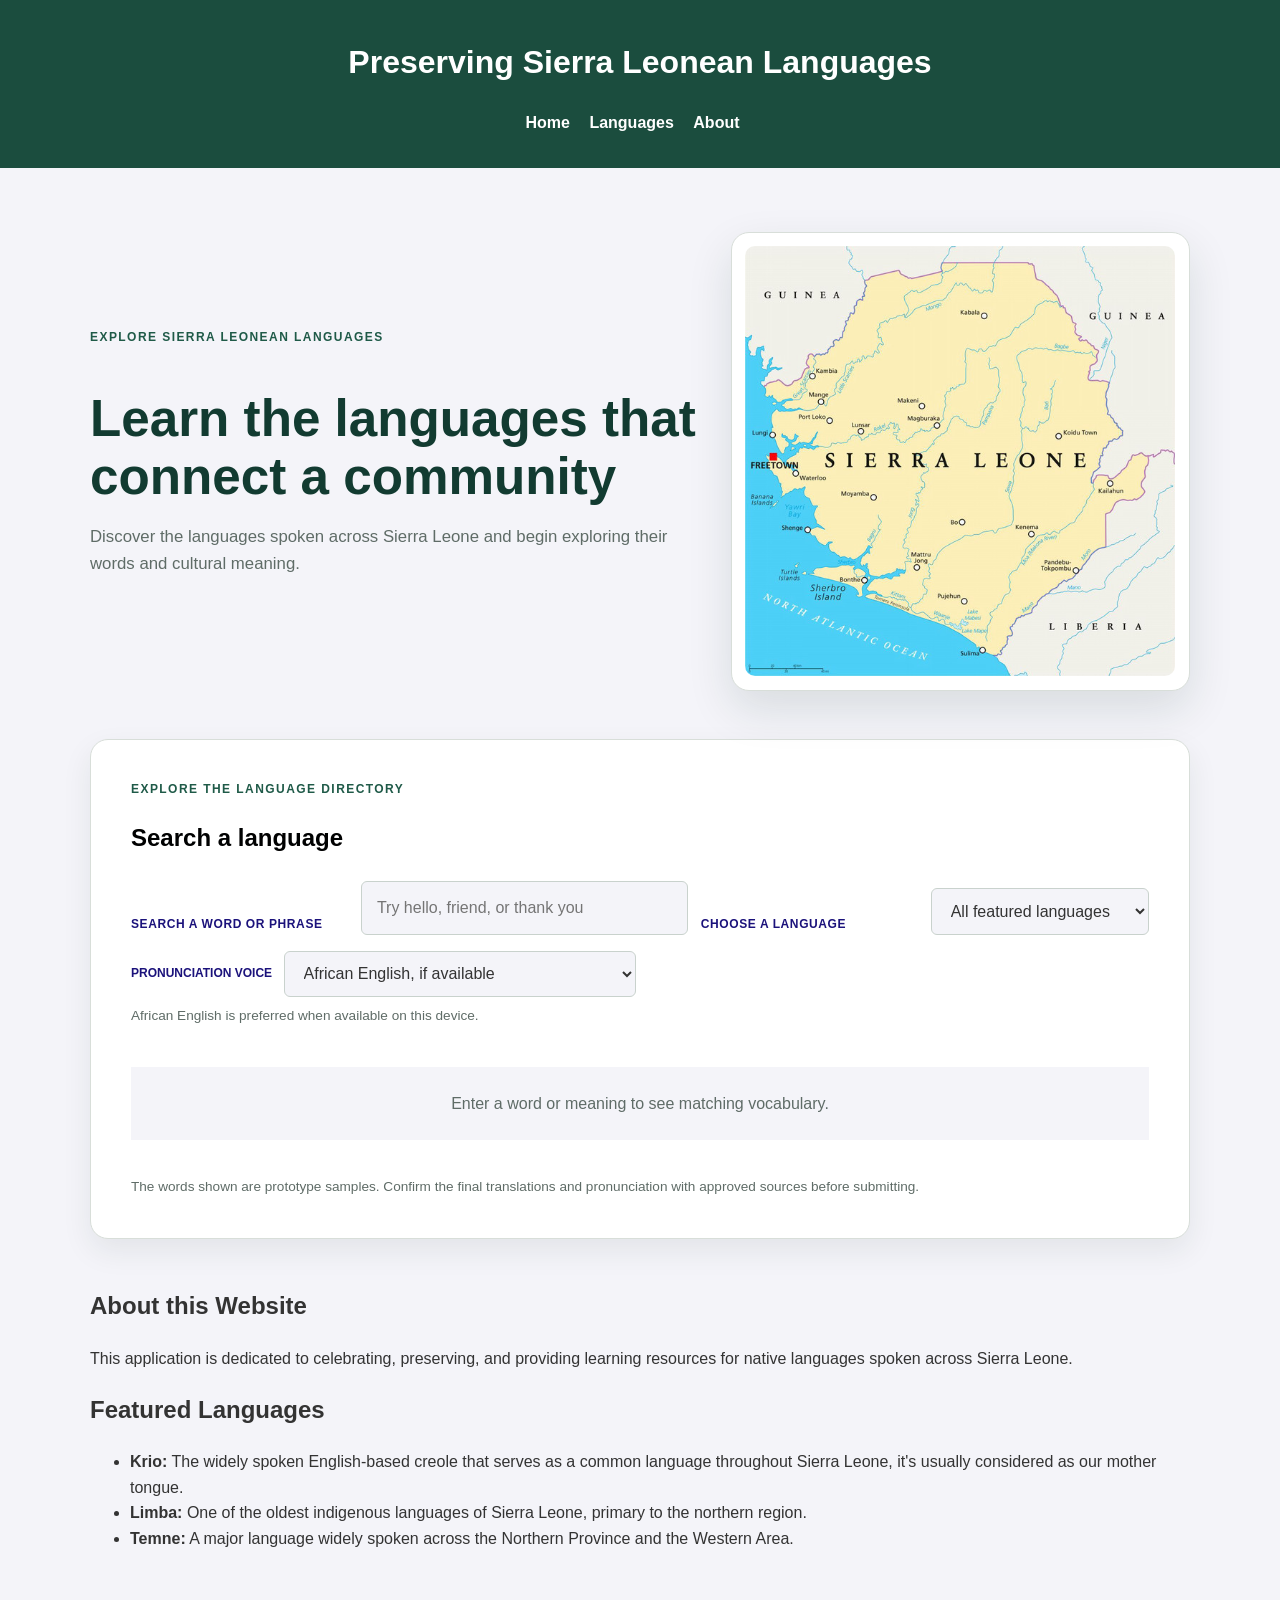
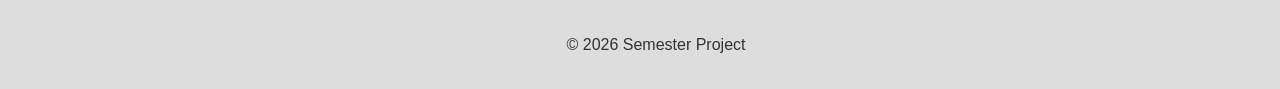
<file: index.html>
<!DOCTYPE html>
<html lang="en">
<head>
	<title>Sierra Leone Languages Project</title>
	<link rel="stylesheet" href="styles.css">
</head>
<body>
	<header>
		<h1>Preserving Sierra Leonean Languages</h1>
		<nav aria-label="Main navigation">
			<ul>
				<li><a href="index.html">Home</a></li>
				<li><a href="languages.html">Languages</a></li>
				<li><a href="about.html">About</a></li>
			</ul>
		</nav>
	</header>

	<main>
		<section class="hero" aria-labelledby="hero-title">
			<div class="hero-copy">
				<p class="eyebrow">Explore Sierra Leonean languages</p>
				<h2 id="hero-title">Learn the languages that connect a community</h2>
				<p>Discover the languages spoken across Sierra Leone and begin exploring their words and cultural meaning.</p>
			</div>
			<figure class="hero-image">
				<img src="image/image.png" alt="Project image showing the Sierra Leone language theme">
			</figure>
		</section>

		<section class="language-search-section" aria-labelledby="search-title">
			<div class="search-heading">
				<p class="eyebrow">Explore the language directory</p>
				<h2 id="search-title">Search a language</h2>
			</div>
			<div class="search-controls">
				<label for="language-search">Search a word or phrase</label>
				<input id="language-search" type="search" placeholder="Try hello, friend, or thank you" autocomplete="off">
				<label for="language-select">Choose a language</label>
				<select id="language-select">
					<option value="all">All featured languages</option>
					<option value="Krio">Krio</option>
					<option value="Limba">Limba</option>
					<option value="Temne">Temne</option>
				</select>
			</div>
				<div class="pronunciation-controls">
					<label for="pronunciation-voice">Pronunciation voice</label>
					<select id="pronunciation-voice">
						<option value="african">African English, if available</option>
						<option value="device">Default device voice</option>
					</select>
				</div>
				<p id="pronunciation-status" class="pronunciation-status" aria-live="polite">African English is preferred when available on this device.</p>
			<div id="language-results" class="language-results" aria-live="polite"></div>
			<p class="dictionary-note">The words shown are prototype samples. Confirm the final translations and pronunciation with approved sources before submitting.</p>
		</section>
	<script src="app.js"></script>

		<section id="about">
			<h2>About this Website</h2>
			<p>This application is dedicated to celebrating, preserving, and providing learning resources for native languages spoken across Sierra Leone.</p>
		</section>

		<section id="languages">
			<h2>Featured Languages</h2>
			<ul>
				<li><strong>Krio:</strong> The widely spoken English-based creole that serves as a common language throughout Sierra Leone, it's usually considered as our mother tongue.</li>
				<li><strong>Limba:</strong> One of the oldest indigenous languages of Sierra Leone, primary to the northern region.</li>
				<li><strong>Temne:</strong> A major language widely spoken across the Northern Province and the Western Area.</li>
			</ul>
		</section>
	</main>

	<footer>
		<p>&copy; 2026 Semester Project</p>
	</footer>
</body>
</html>
</file>
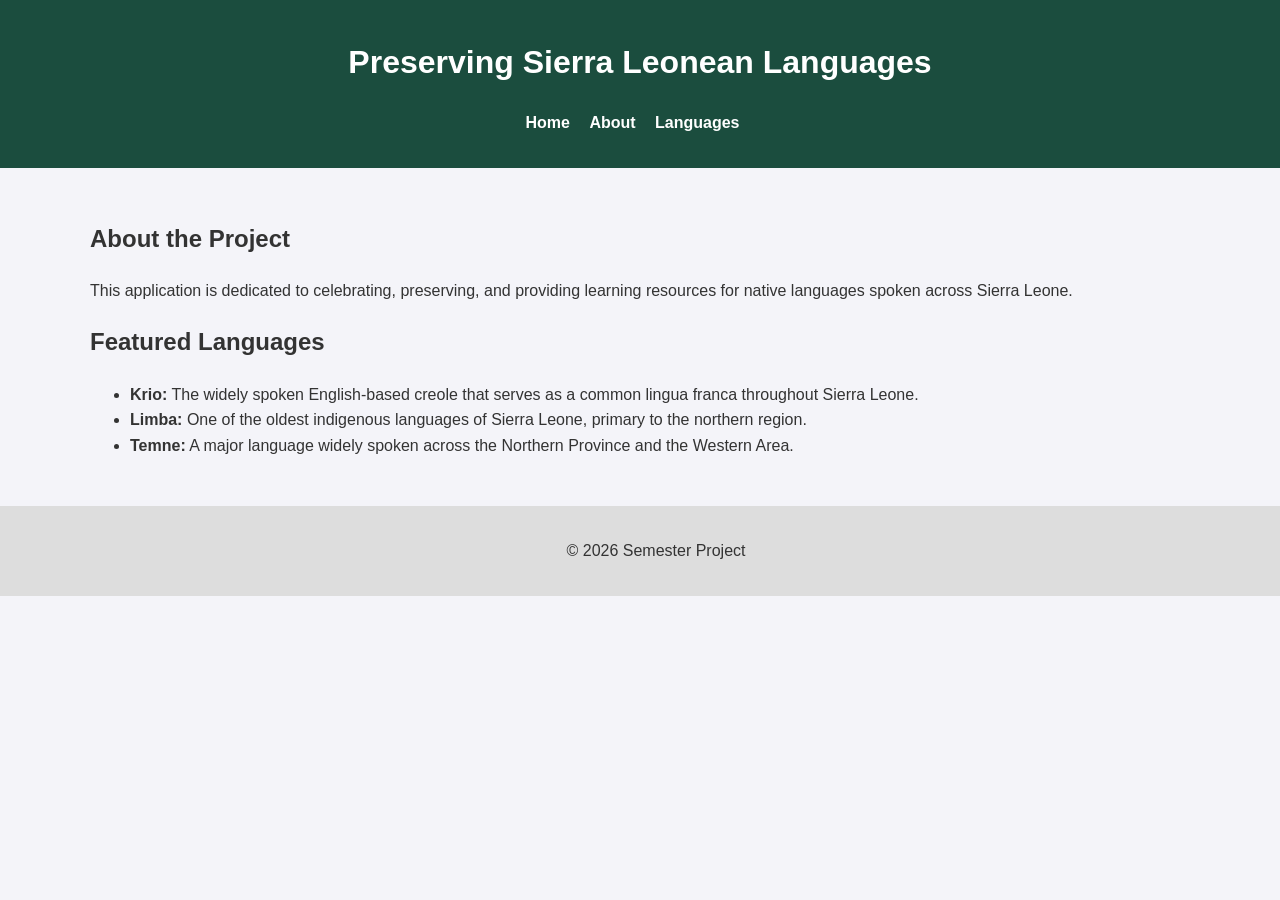
<file:  index.html>
<!DOCTYPE html>
<html lang="en">
<head>
	<title>Sierra Leone Languages Project</title>
	<link rel="stylesheet" href="styles.css">
</head>
<body>
	<header>
		<h1>Preserving Sierra Leonean Languages</h1>
		<nav>
			<ul>
				<li><a href="index.html">Home</a></li>
				<li><a href="#about">About</a></li>
				<li><a href="#languages">Languages</a></li>
			</ul>
		</nav>
	</header>

	<main>
		<section id="about">
			<h2>About the Project</h2>
			<p>This application is dedicated to celebrating, preserving, and providing learning resources for native languages spoken across Sierra Leone.</p>
		</section>

		<section id="languages">
			<h2>Featured Languages</h2>
			<ul>
				<li><strong>Krio:</strong> The widely spoken English-based creole that serves as a common lingua franca throughout Sierra Leone.</li>
				<li><strong>Limba:</strong> One of the oldest indigenous languages of Sierra Leone, primary to the northern region.</li>
				<li><strong>Temne:</strong> A major language widely spoken across the Northern Province and the Western Area.</li>
			</ul>
		</section>
	</main>

	<footer>
		<p>&copy; 2026 Semester Project</p>
	</footer>
</body>
</html>
</file>
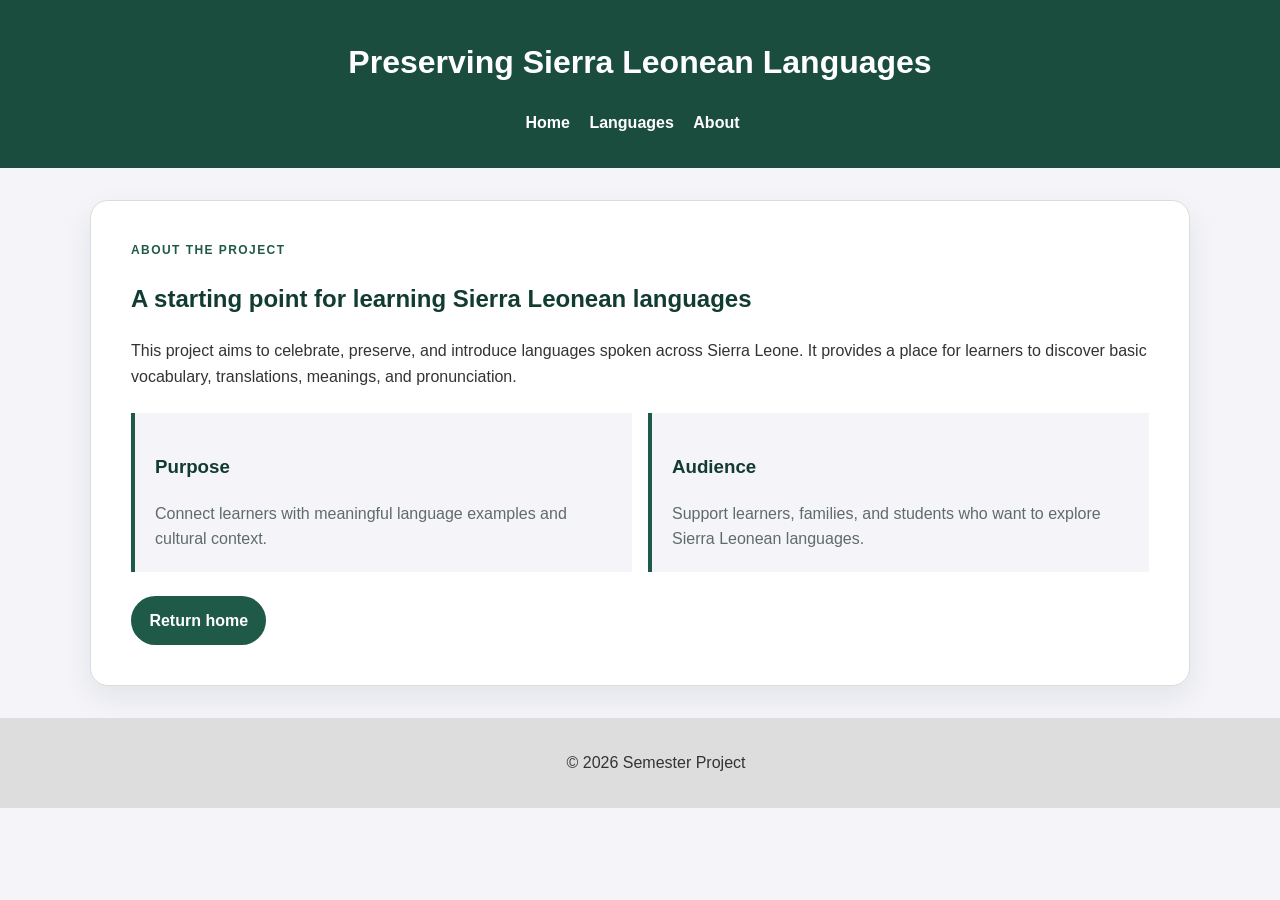
<file: about.html>
<!DOCTYPE html>
<html lang="en">
<head>
	<title>About | Sierra Leone Languages</title>
	<link rel="stylesheet" href="styles.css">
</head>
<body>
	<header>
		<h1>Preserving Sierra Leonean Languages</h1>
		<nav aria-label="Main navigation">
			<ul>
				<li><a href="index.html">Home</a></li>
				<li><a href="languages.html">Languages</a></li>
				<li><a href="about.html">About</a></li>
			</ul>
		</nav>
	</header>

	<main>
		<section class="about-page" aria-labelledby="about-page-title">
			<p class="eyebrow">About the project</p>
			<h2 id="about-page-title">A starting point for learning Sierra Leonean languages</h2>
			<p>This project aims to celebrate, preserve, and introduce languages spoken across Sierra Leone. It provides a place for learners to discover basic vocabulary, translations, meanings, and pronunciation.</p>

			<div class="about-goals">
				<article>
					<h3>Purpose</h3>
					<p>Connect learners with meaningful language examples and cultural context.</p>
				</article>
				<article>
					<h3>Audience</h3>
					<p>Support learners, families, and students who want to explore Sierra Leonean languages.</p>
				</article>
			</div>

			<a class="button" href="index.html">Return home</a>
		</section>
	</main>

	<footer>
		<p>&copy; 2026 Semester Project</p>
	</footer>
</body>
</html>
</file>
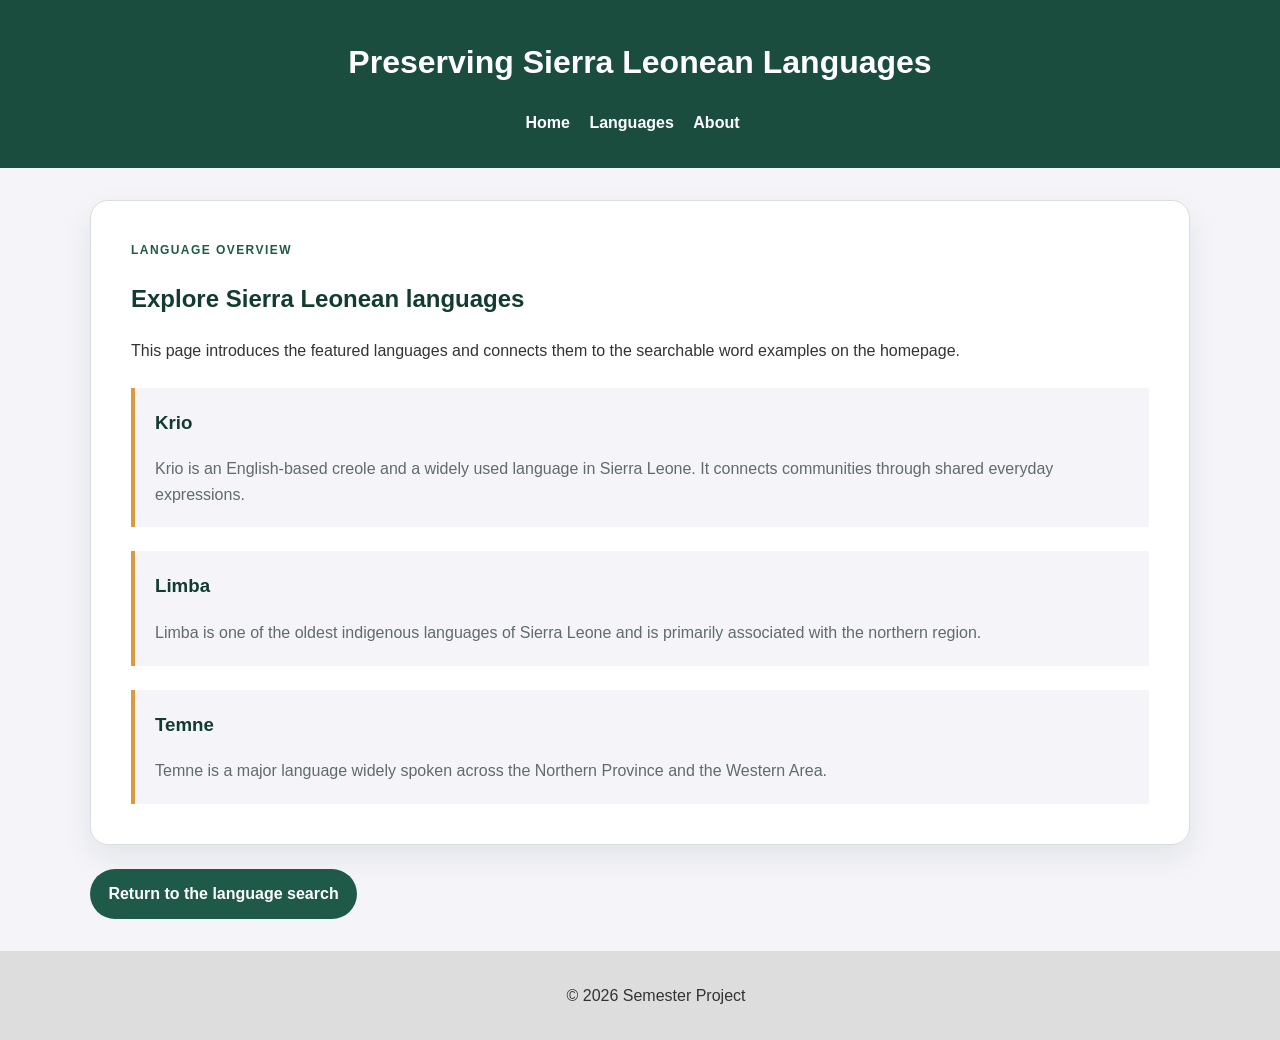
<file: languages.html>
<!DOCTYPE html>
<html lang="en">
<head>
	<title>Languages | Sierra Leone Languages</title>
	<link rel="stylesheet" href="styles.css">
</head>
<body>
	<header>
		<h1>Preserving Sierra Leonean Languages</h1>
		<nav aria-label="Main navigation">
			<ul>
				<li><a href="index.html">Home</a></li>
				<li><a href="languages.html">Languages</a></li>
				<li><a href="about.html">About</a></li>
			</ul>
		</nav>
	</header>

	<main>
		<section class="language-overview" aria-labelledby="language-overview-title">
			<p class="eyebrow">Language overview</p>
			<h2 id="language-overview-title">Explore Sierra Leonean languages</h2>
			<p>This page introduces the featured languages and connects them to the searchable word examples on the homepage.</p>

			<article class="language-profile">
				<h3>Krio</h3>
				<p>Krio is an English-based creole and a widely used language in Sierra Leone. It connects communities through shared everyday expressions.</p>
			</article>

			<article class="language-profile">
				<h3>Limba</h3>
				<p>Limba is one of the oldest indigenous languages of Sierra Leone and is primarily associated with the northern region.</p>
			</article>

			<article class="language-profile">
				<h3>Temne</h3>
				<p>Temne is a major language widely spoken across the Northern Province and the Western Area.</p>
			</article>
		</section>

		<a class="button" href="index.html">Return to the language search</a>
	</main>

	<footer>
		<p>&copy; 2026 Semester Project</p>
	</footer>
</body>
</html>
</file>
<file: styles.css>
body {
    font-family: Arial, sans-serif;
    line-height: 1.6;
    margin: 0;
    padding: 0;
    color: #333;
    background-color: #f4f4f9;
}

header {
    background-color: #1b4d3e;
    color: white;
    padding: 1rem 2rem;
    text-align: center;
}

nav ul {
    list-style: none;
    padding: 0;
}

nav ul li {
    display: inline;
    margin-right: 15px;
}

nav ul li a {
    color: white;
    text-decoration: none;
    font-weight: bold;
}

main {
    padding: 2rem;
    max-width: 1100px;
    margin: auto;
}

.hero {
    display: grid;
    grid-template-columns: minmax(0, 1.15fr) minmax(260px, 0.85fr);
    align-items: center;
    gap: 2.5rem;
    padding: 2rem 0 3rem;
}

.hero-copy {
    max-width: 680px;
}

.hero-copy h2 {
    margin-bottom: 1rem;
    color: #123b31;
    font-size: clamp(2rem, 4vw, 3.5rem);
    line-height: 1.15;
}

.hero-copy p:last-child {
    color: #5f6c67;
    font-size: 1.05rem;
}

.eyebrow {
    margin: 0 0 0.6rem;
    color: #1f5a48;
    font-family: Arial, sans-serif;
    font-size: 0.75rem;
    font-weight: 800;
    letter-spacing: 0.12em;
    text-transform: uppercase;
}

.hero-image {
    justify-self: end;
    width: 100%;
    max-width: 430px;
    margin: 0;
    padding: 0.85rem;
    background: #ffffff;
    border: 1px solid #d8ded9;
    border-radius: 18px;
    box-shadow: 0 18px 45px rgba(20, 52, 44, 0.12);
}

.hero-image img {
    display: block;
    width: 100%;
    max-height: 440px;
    aspect-ratio: 1;
    object-fit: cover;
    border-radius: 10px;
}

.language-search-section {
    margin: 0 0 3rem;
    padding: 2.5rem;
    background: #ffffff;
    border: 1px solid #d8ded9;
    border-radius: 18px;
    box-shadow: 0 12px 30px rgba(20, 52, 44, 0.08);
}

.search-heading {
    margin-bottom: 1.5rem;
}

.search-heading h2 {
    margin-bottom: 0;
    color: #000101;
}

.search-controls {
    display: grid;
    grid-template-columns: 1fr 1.5fr 1fr 1fr;
    gap: 0.8rem;
    align-items: end;
}

.search-controls label {
    display: block;
    color: #1b127b;
    font-family: Arial, sans-serif;
    font-size: 0.75rem;
    font-weight: 800;
    letter-spacing: 0.05em;
    text-transform: uppercase;
}

.search-controls input,
.search-controls select,
.pronunciation-controls select {
    width: 100%;
    padding: 0.8rem 0.9rem;
    color: #333;
    background: #f4f4f9;
    border: 1px solid #c9d2cd;
    border-radius: 6px;
    font: inherit;
}

.search-controls input:focus,
.search-controls select:focus,
.pronunciation-controls select:focus {
    outline: 3px solid rgba(31, 90, 72, 0.2);
    border-color: #1f5a48;
}

.pronunciation-controls {
    display: grid;
    grid-template-columns: max-content minmax(14rem, 22rem);
    align-items: center;
    gap: 0.75rem;
    margin-top: 1rem;
}

.pronunciation-controls label {
    color: #1b127b;
    font-family: Arial, sans-serif;
    font-size: 0.75rem;
    font-weight: 800;
    text-transform: uppercase;
}

.pronunciation-status {
    margin: 0.5rem 0 0;
    color: #5f6c67;
    font-size: 0.85rem;
}

.language-results {
    display: grid;
    grid-template-columns: repeat(3, 1fr);
    gap: 1rem;
    margin-top: 1.5rem;
}

.result-card {
    padding: 1.25rem;
    background: #f4f4f9;
    border-left: 4px solid #1f5a48;
}

.result-card span {
    color: #1f5a48;
    font-family: Arial, sans-serif;
    font-size: 0.7rem;
    font-weight: 800;
    letter-spacing: 0.08em;
    text-transform: uppercase;
}

.result-card h3 {
    margin: 0.35rem 0;
    color: #123b31;
    font-size: 1.35rem;
}

.result-card p {
    color: #5f6c67;
    font-size: 0.92rem;
}

.listen-button {
    padding: 0.55rem 0.9rem;
    color: #ffffff;
    background: #1f5a48;
    border: 0;
    border-radius: 999px;
    cursor: pointer;
    font-family: Arial, sans-serif;
    font-weight: 700;
}

.listen-button:hover,
.listen-button:focus-visible {
    background: #c0b9ae;
    color: #123b31;
}

.empty-results {
    grid-column: 1 / -1;
    padding: 1.5rem;
    text-align: center;
    color: #5f6c67;
    background: #f4f4f9;
}

.dictionary-note {
    margin: 1.25rem 0 0;
    color: #5f6c67;
    font-size: 0.85rem;
}

.language-overview {
    padding: 2.5rem;
    background: #ffffff;
    border: 1px solid #d8ded9;
    border-radius: 18px;
    box-shadow: 0 12px 30px rgba(20, 52, 44, 0.08);
}

.language-overview h2 {
    color: #123b31;
}

.language-profile {
    margin-top: 1.5rem;
    padding: 1.25rem;
    background: #f4f4f9;
    border-left: 4px solid #d99b3e;
}

.language-profile h3 {
    margin-top: 0;
    color: #123b31;
}

.language-profile p {
    margin-bottom: 0;
    color: #5f6c67;
}

.button {
    display: inline-block;
    margin-top: 1.5rem;
    padding: 0.75rem 1.15rem;
    color: #ffffff;
    background: #1f5a48;
    border-radius: 999px;
    font-weight: 700;
    text-decoration: none;
}

.button:hover,
.button:focus-visible {
    background: #d99b3e;
    color: #123b31;
}

.about-page {
    padding: 2.5rem;
    background: #ffffff;
    border: 1px solid #d8ded9;
    border-radius: 18px;
    box-shadow: 0 12px 30px rgba(20, 52, 44, 0.08);
}

.about-page h2 {
    color: #123b31;
}

.about-goals {
    display: grid;
    grid-template-columns: repeat(2, 1fr);
    gap: 1rem;
    margin-top: 1.5rem;
}

.about-goals article {
    padding: 1.25rem;
    background: #f4f4f9;
    border-left: 4px solid #1f5a48;
}

.about-goals h3 {
    color: #123b31;
}

.about-goals p {
    margin-bottom: 0;
    color: #5f6c67;
}

footer {
    text-align: center;
    padding: 1rem;
    background-color: #ddd;
    position: relative;
    bottom: 0;
    width: 100%;
}

@media (max-width: 720px) {
    .hero {
        grid-template-columns: 1fr;
    }

    .hero-image {
        max-width: 480px;
        margin: 0 auto;
    }

    .search-controls,
    .pronunciation-controls,
    .language-results {
        grid-template-columns: 1fr;
    }

    .language-search-section,
    .language-overview,
    .about-page {
        padding: 1.5rem;
    }

    .about-goals {
        grid-template-columns: 1fr;
    }
}
</file>
